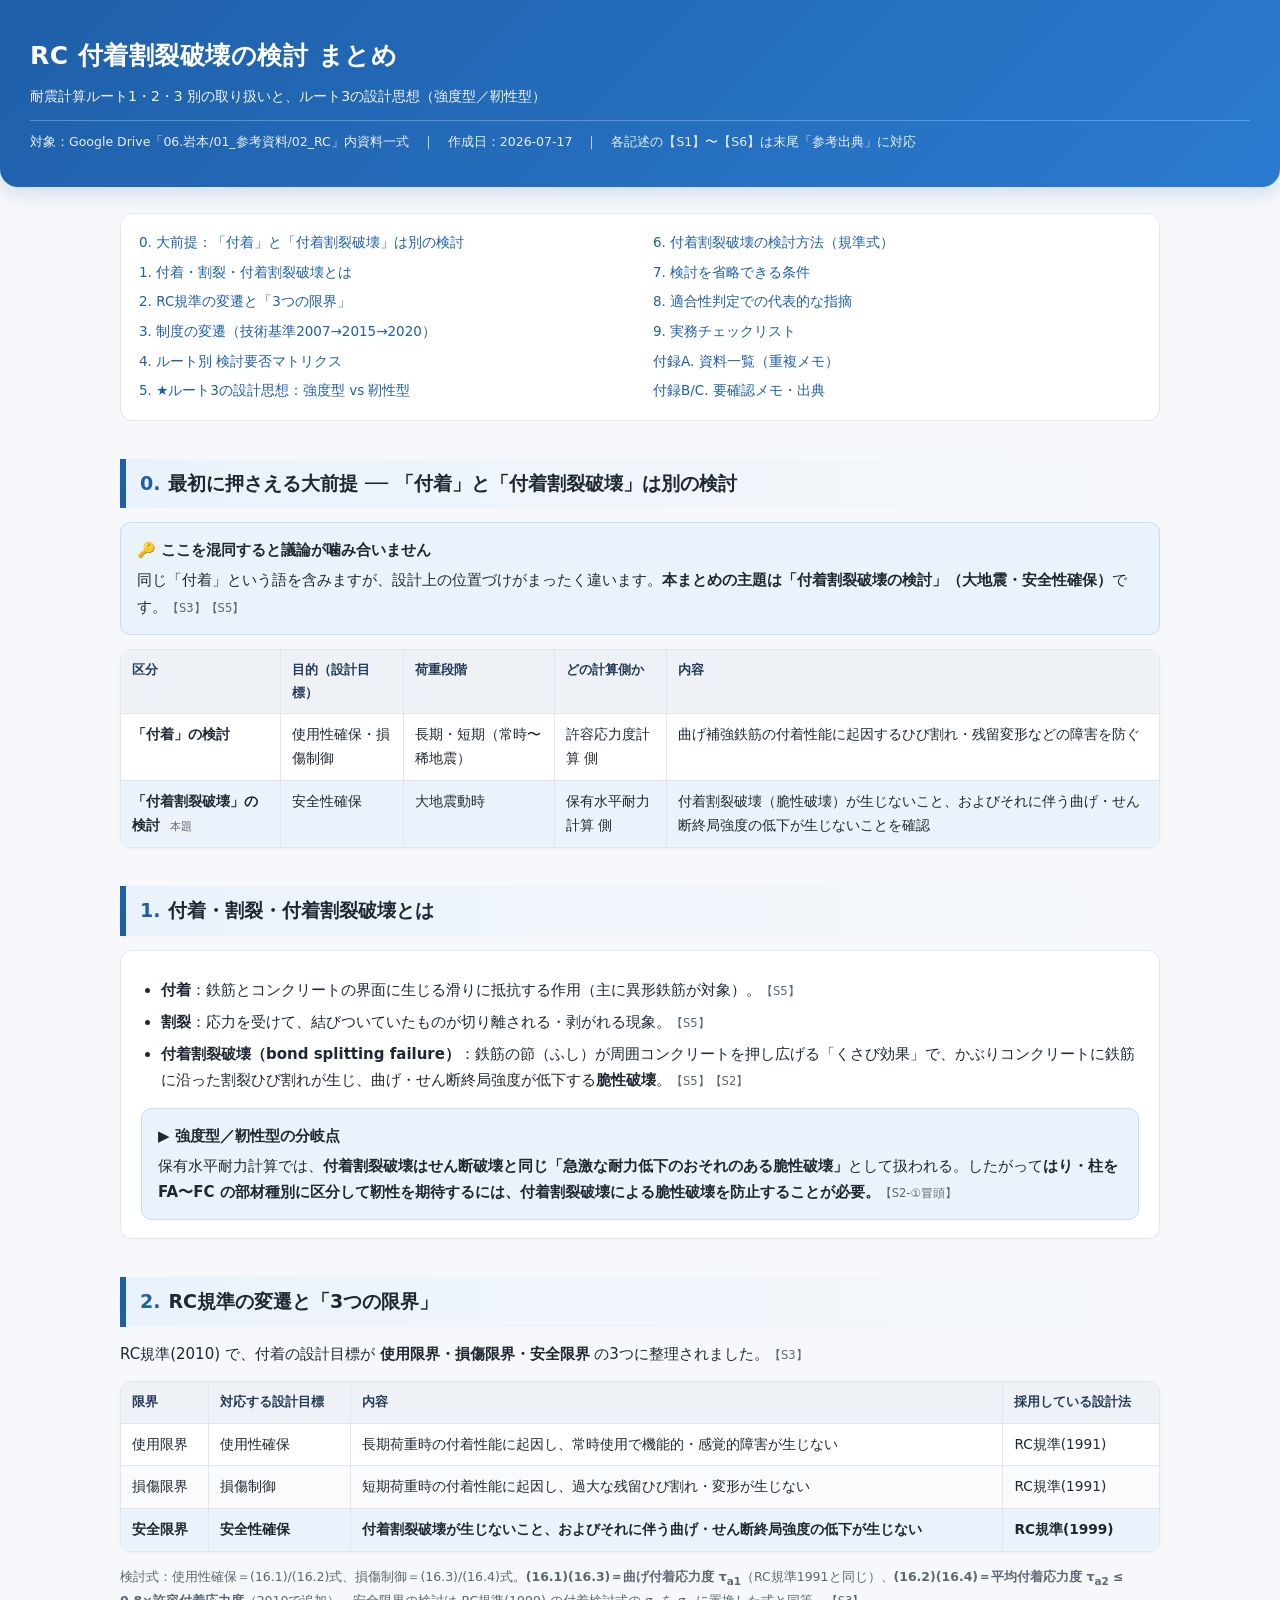
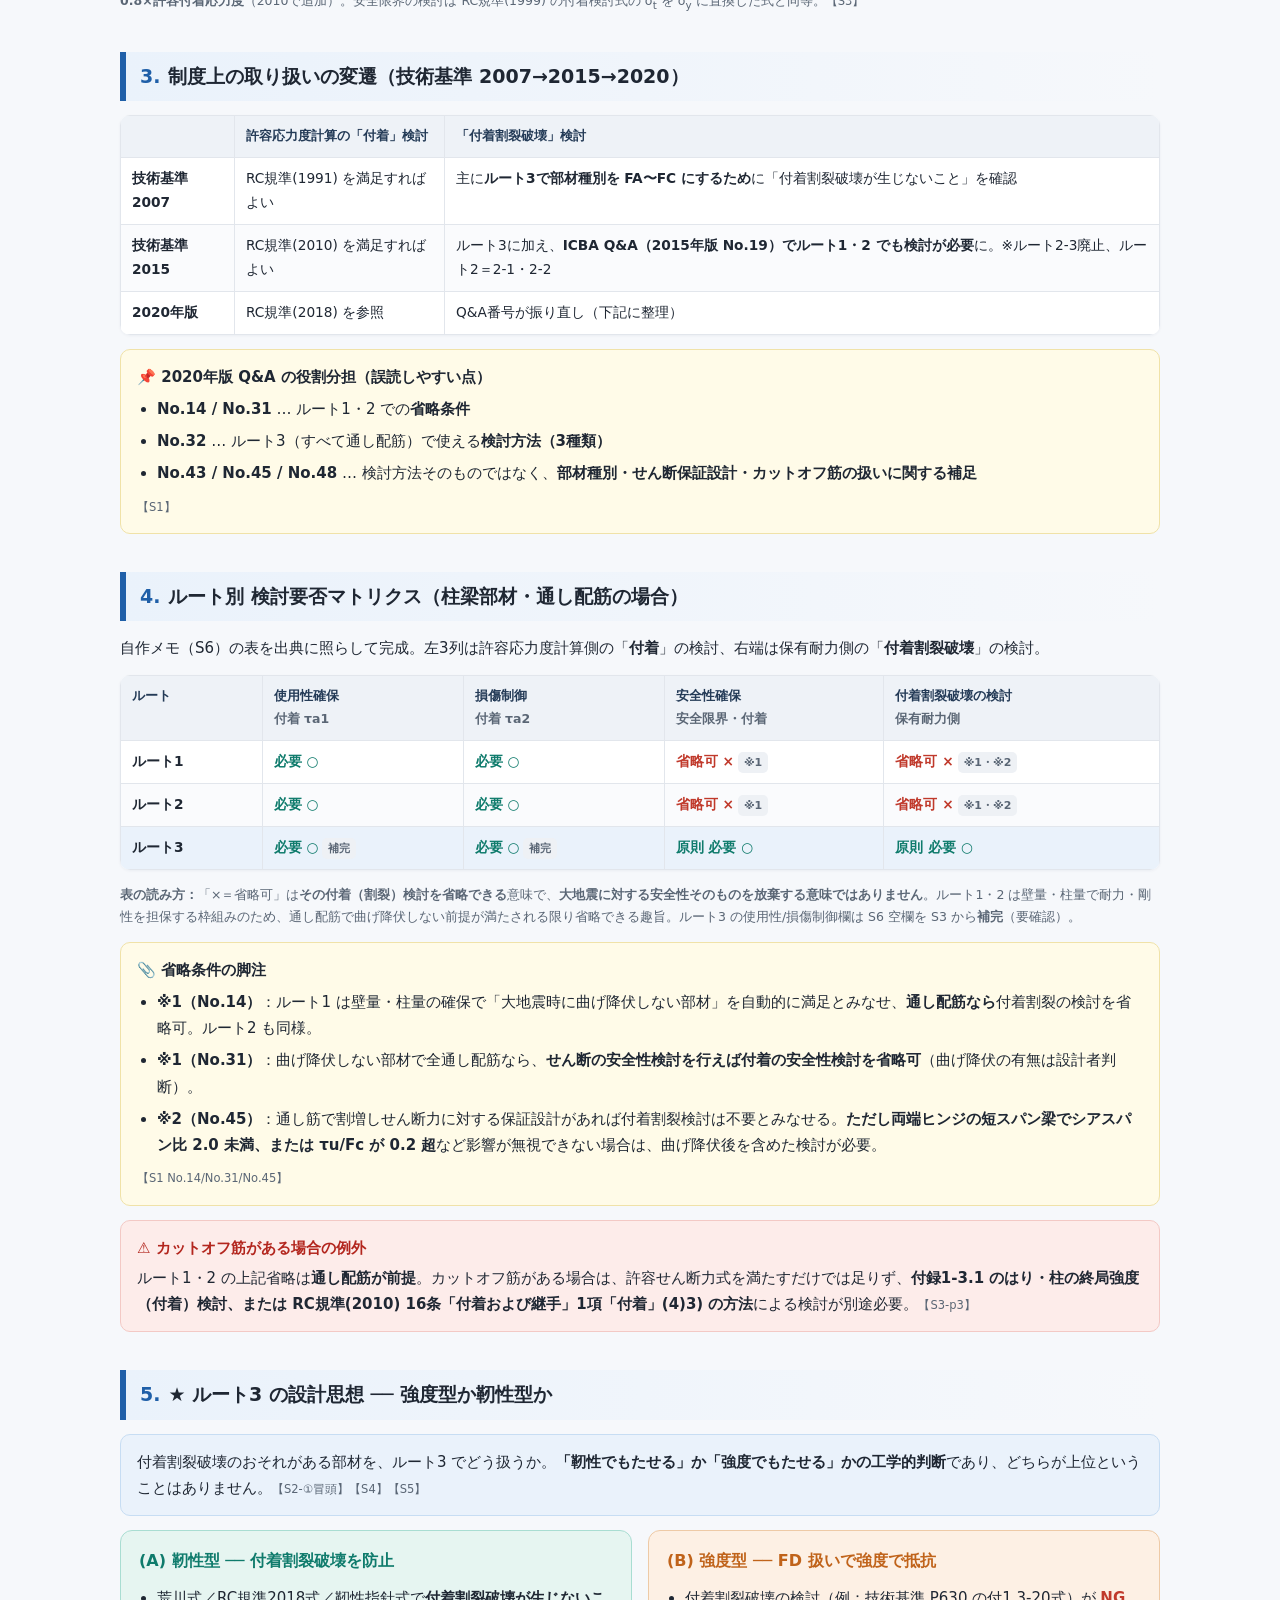
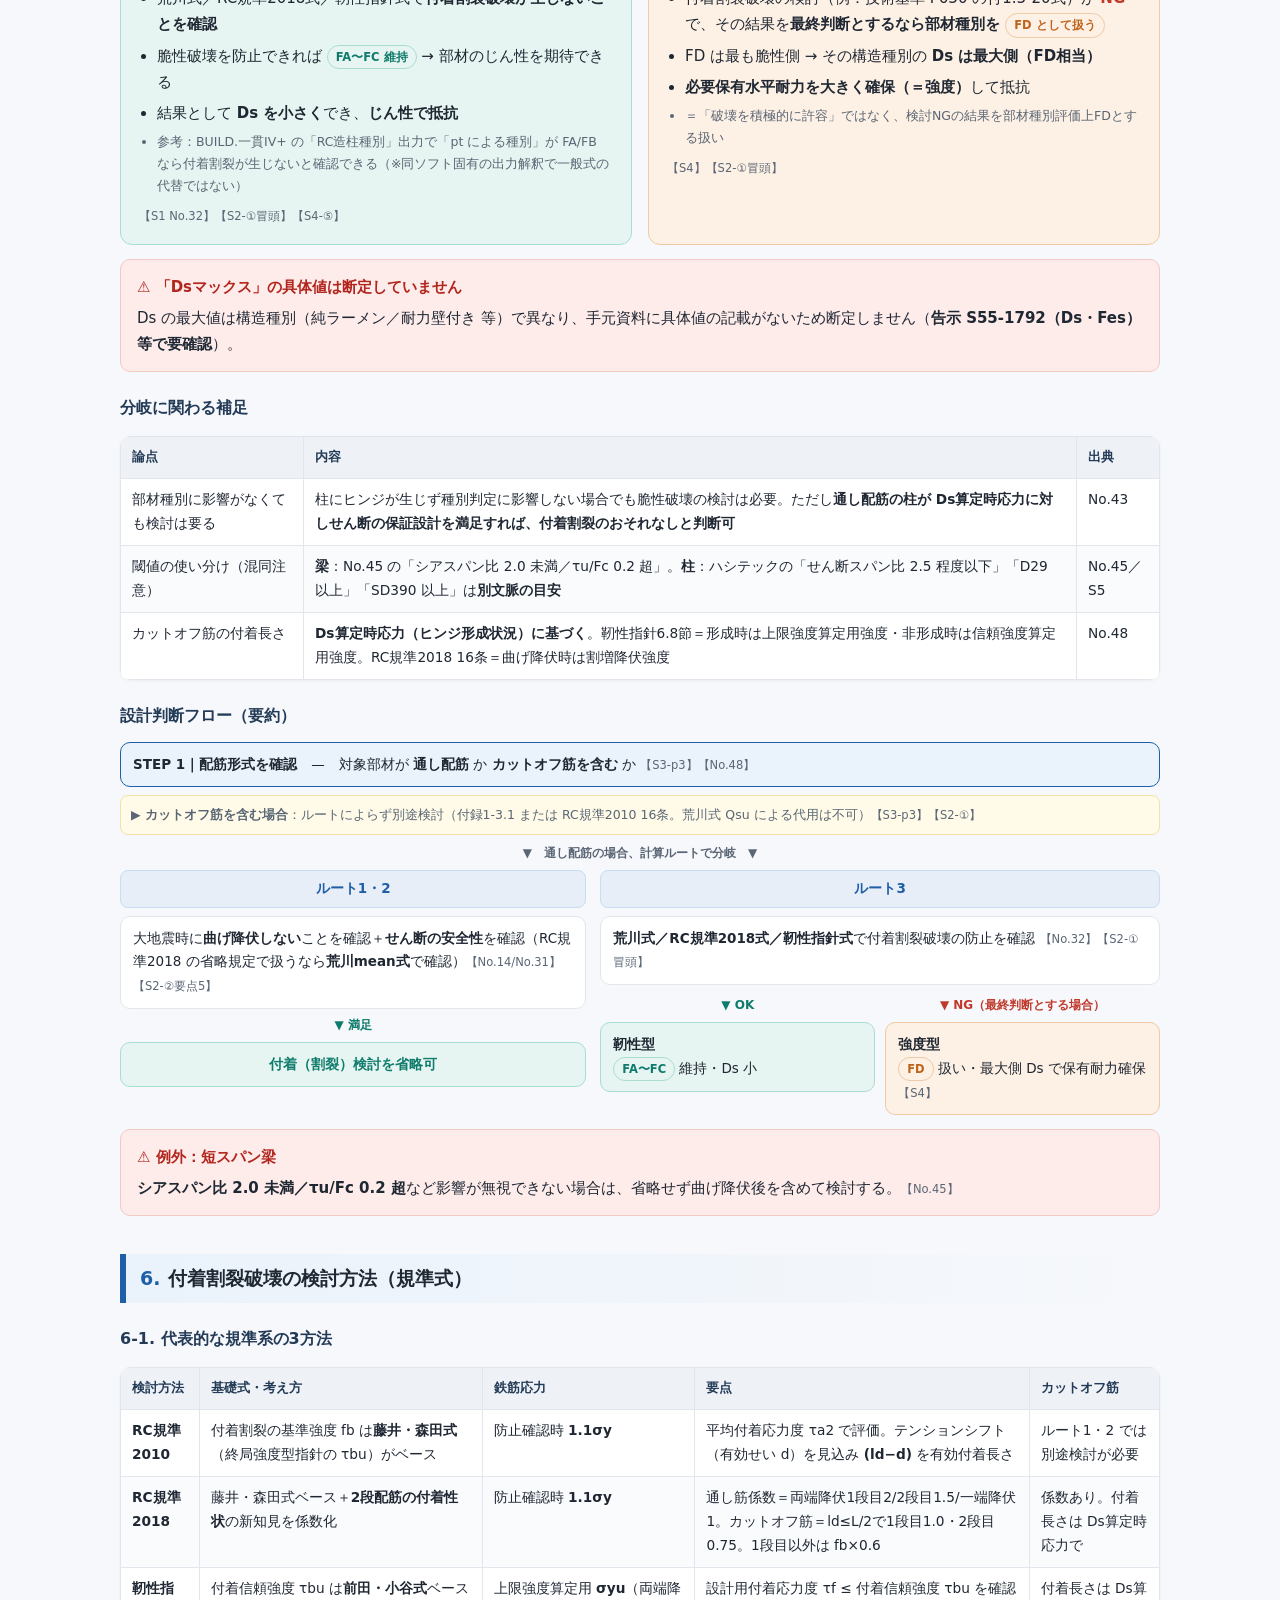
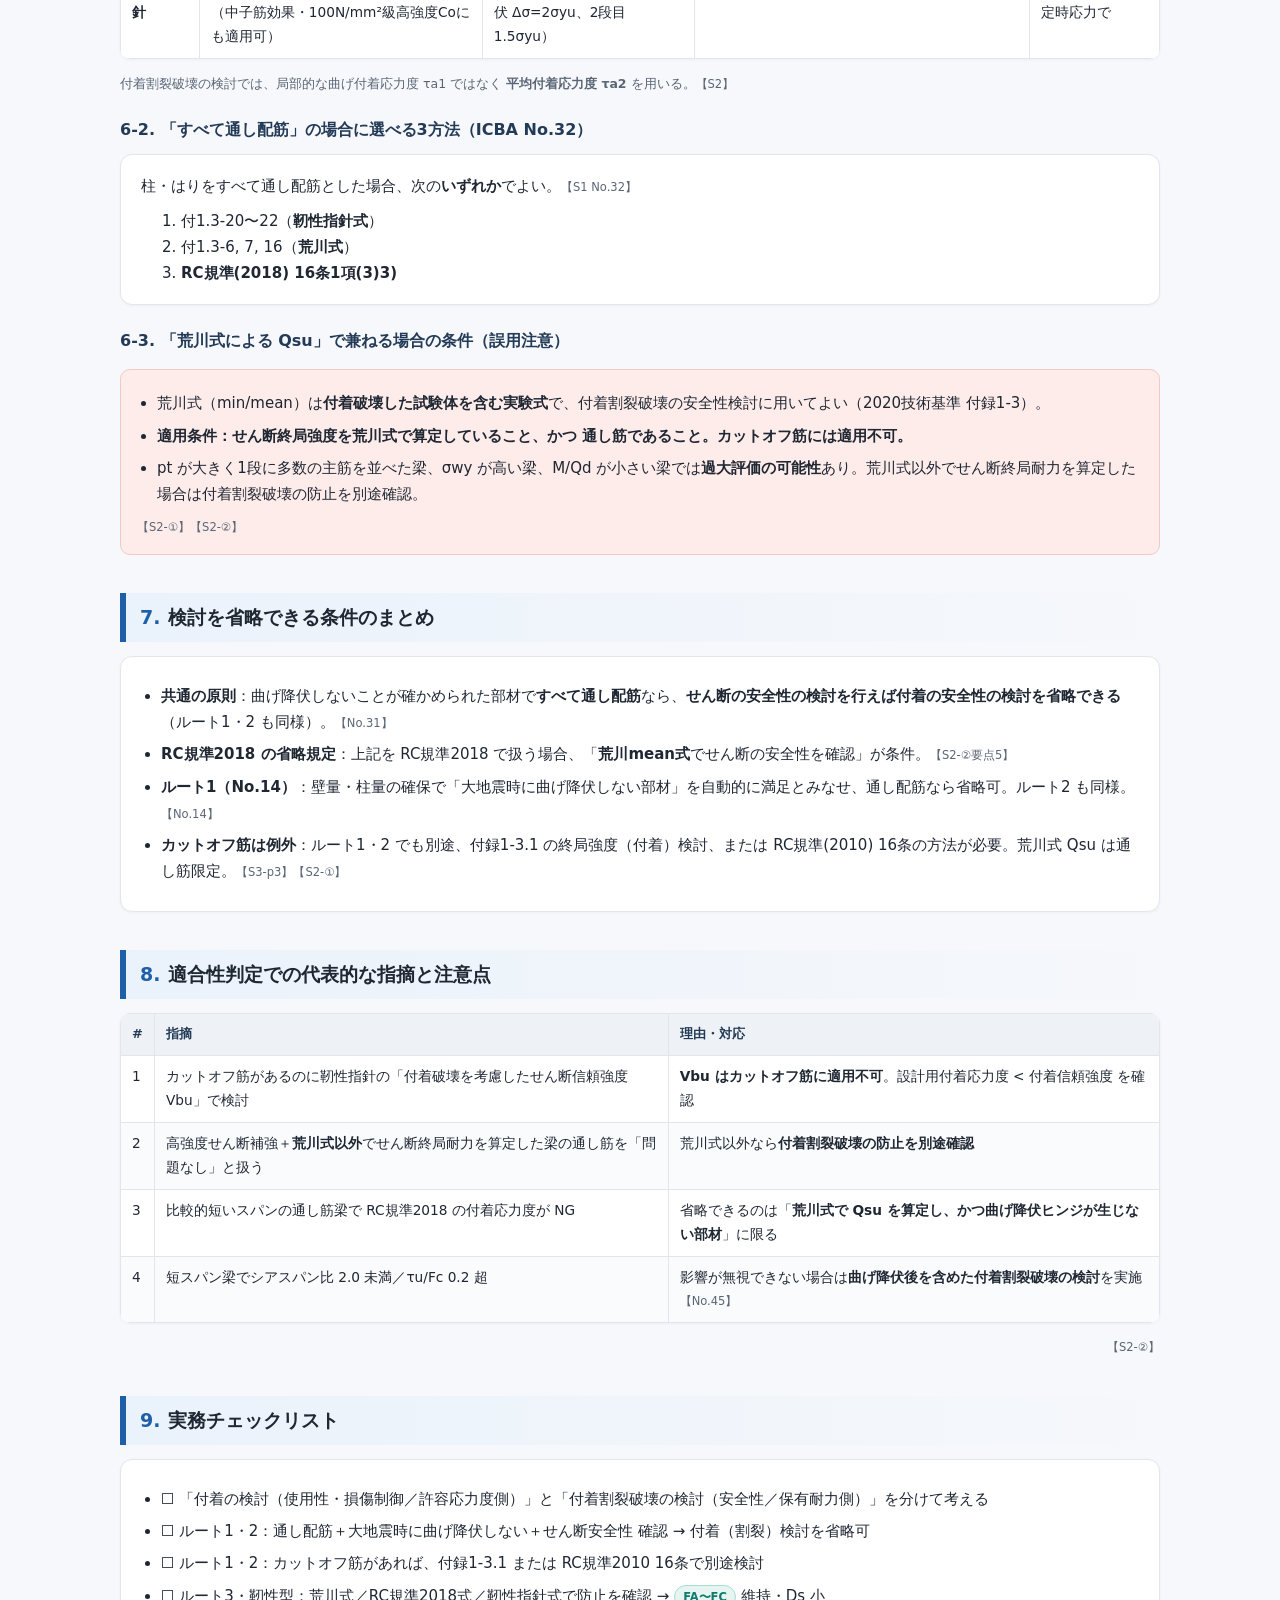
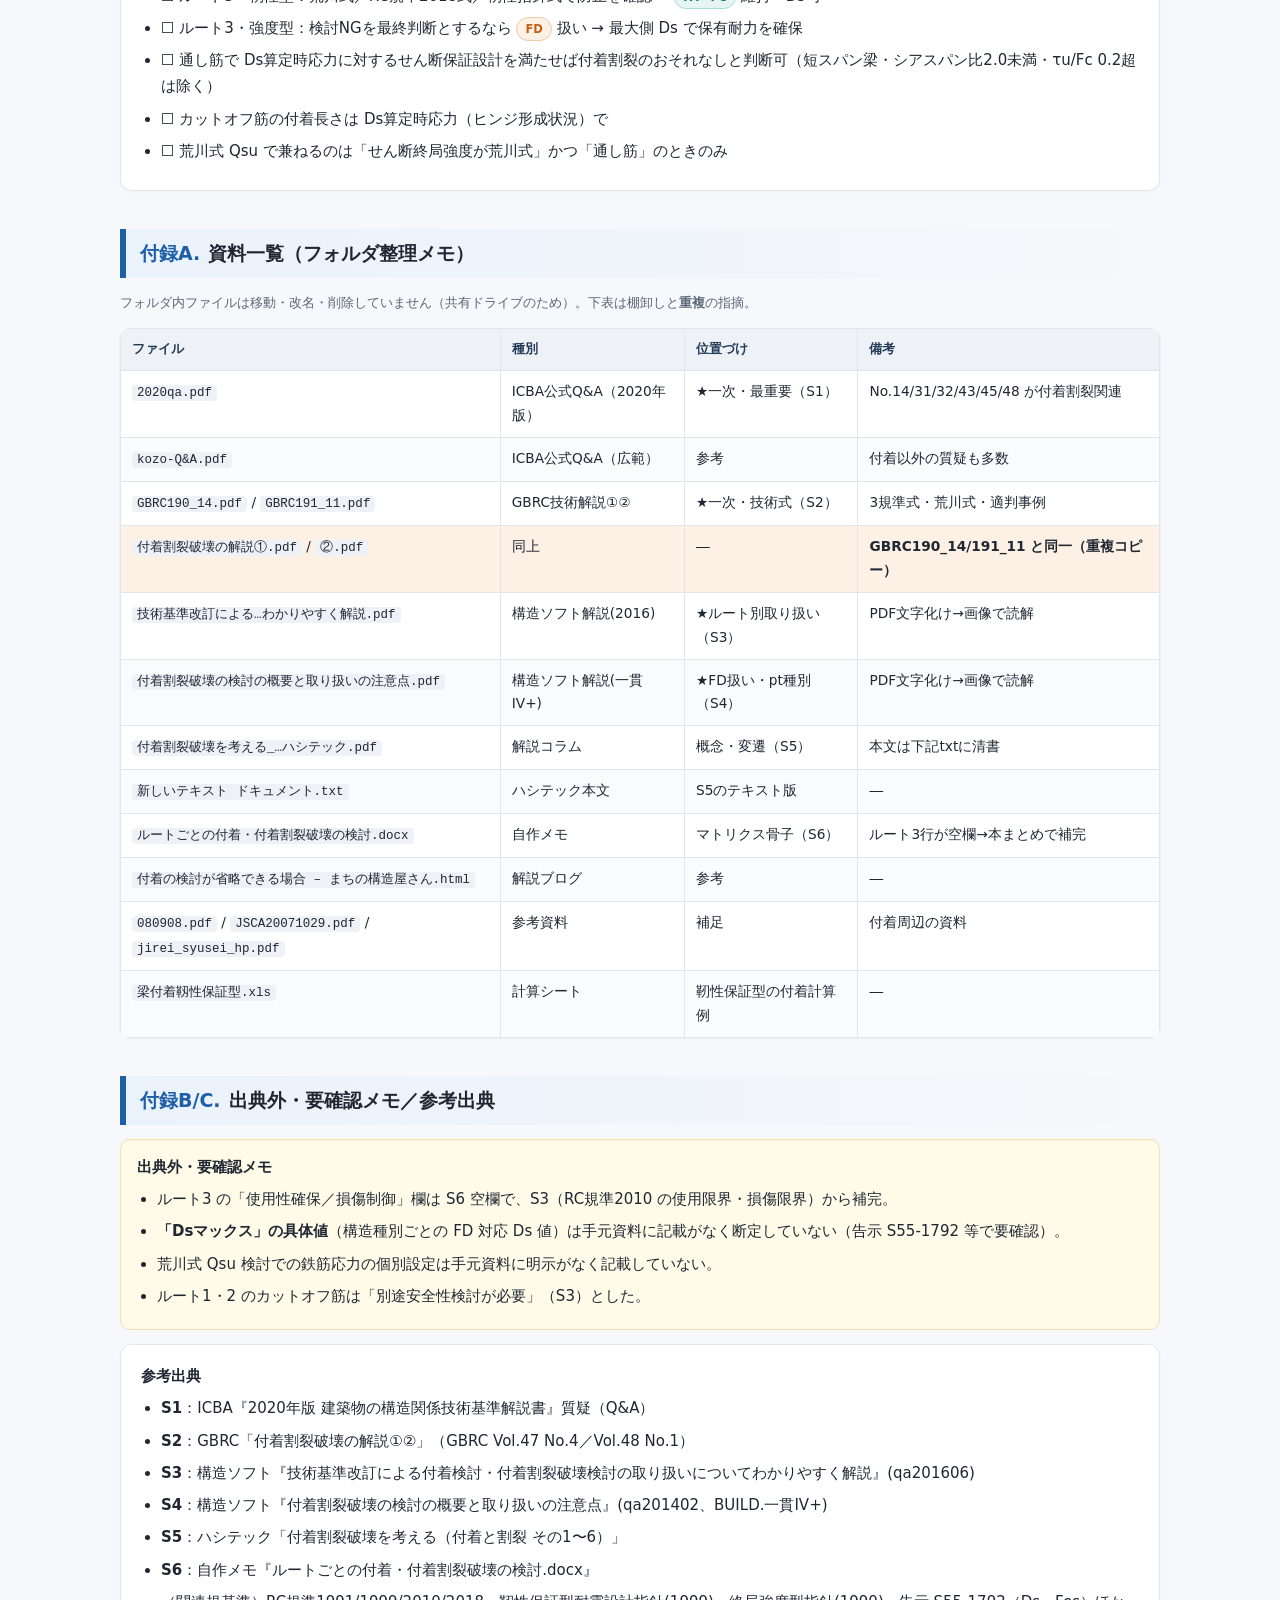
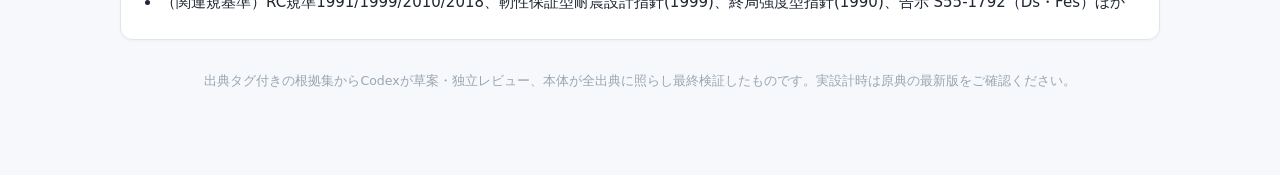
<file: rc-fuchaku-247a04ee/index.html>
<!DOCTYPE html>
<html lang="ja">
<head>
<meta charset="UTF-8">
<meta name="robots" content="noindex, nofollow">
<meta name="viewport" content="width=device-width, initial-scale=1.0">
<title>RC 付着割裂破壊の検討 まとめ（ルート1・2・3／強度型・靭性型）</title>
<style>
  :root{
    --ink:#1f2733; --sub:#5a6675; --line:#e2e6ec; --bg:#f6f8fb; --card:#fff;
    --accent:#1f5fa8; --accent-soft:#eaf2fb;
    --jin:#0f7b6c; --jin-soft:#e6f5f1;      /* 靭性型 */
    --kyo:#c0631a; --kyo-soft:#fdf0e4;      /* 強度型 */
    --warn:#b3261e; --warn-soft:#fdecea;
    --ok:#0f7b6c; --ng:#c0392b;
  }
  *{box-sizing:border-box}
  body{
    margin:0; background:var(--bg); color:var(--ink);
    font-family:"Yu Gothic","Hiragino Kaku Gothic ProN","Noto Sans JP","Meiryo",system-ui,sans-serif;
    line-height:1.75; font-size:15px; -webkit-font-smoothing:antialiased;
  }
  .wrap{max-width:1080px; margin:0 auto; padding:0 20px 80px;}
  header.hero{
    background:linear-gradient(135deg,#1f5fa8,#2a7bd0); color:#fff;
    padding:34px 30px; border-radius:0 0 18px 18px; margin-bottom:26px;
    box-shadow:0 6px 20px rgba(31,95,168,.18);
  }
  header.hero h1{margin:0 0 6px; font-size:25px; letter-spacing:.02em;}
  header.hero .lead{margin:0; opacity:.95; font-size:14px;}
  header.hero .meta{margin-top:12px; font-size:12.5px; opacity:.9; border-top:1px solid rgba(255,255,255,.3); padding-top:10px;}
  h2{
    font-size:19px; margin:38px 0 14px; padding:8px 0 8px 14px;
    border-left:6px solid var(--accent); background:linear-gradient(90deg,var(--accent-soft),transparent);
  }
  h2 .no{color:var(--accent); font-weight:800; margin-right:8px;}
  h3{font-size:16px; margin:22px 0 10px; color:#243b57;}
  p{margin:10px 0;}
  .card{background:var(--card); border:1px solid var(--line); border-radius:12px; padding:18px 20px; margin:14px 0; box-shadow:0 1px 3px rgba(20,40,80,.04);}
  table{width:100%; border-collapse:collapse; margin:14px 0; background:#fff; font-size:13.7px; border-radius:10px; overflow:hidden; box-shadow:0 1px 3px rgba(20,40,80,.05);}
  th,td{border:1px solid var(--line); padding:9px 11px; text-align:left; vertical-align:top;}
  thead th{background:#eef2f7; color:#243b57; font-weight:700; font-size:13px;}
  tbody tr:nth-child(even){background:#fafbfd;}
  .ok{color:var(--ok); font-weight:800;}
  .ng{color:var(--ng); font-weight:800;}
  .tag{display:inline-block; font-size:11px; color:var(--sub); background:#eef1f5; border-radius:5px; padding:1px 6px; margin-left:4px; white-space:nowrap;}
  .callout{border-radius:10px; padding:14px 16px; margin:14px 0; border:1px solid;}
  .callout .t{font-weight:800; margin-bottom:4px; display:flex; align-items:center; gap:7px;}
  .c-key{background:var(--accent-soft); border-color:#c7ddf3;}
  .c-warn{background:var(--warn-soft); border-color:#f3c9c5;}
  .c-warn .t{color:var(--warn);}
  .c-note{background:#fffbe8; border-color:#f0e2a8;}
  .two{display:grid; grid-template-columns:1fr 1fr; gap:16px;}
  @media(max-width:720px){.two{grid-template-columns:1fr;}}
  .panel{border-radius:12px; padding:16px 18px; border:1.5px solid;}
  .panel h3{margin-top:0;}
  .panel.jin{background:var(--jin-soft); border-color:#a9ddd2;}
  .panel.jin h3{color:var(--jin);}
  .panel.kyo{background:var(--kyo-soft); border-color:#eecaa6;}
  .panel.kyo h3{color:var(--kyo);}
  .panel ul{margin:8px 0 0; padding-left:18px;}
  .panel li{margin:5px 0;}
  .cmp th.jin{background:var(--jin-soft); color:var(--jin);}
  .cmp th.kyo{background:var(--kyo-soft); color:var(--kyo);}
  .cmp td.jin{background:#f2faf8;}
  .cmp td.kyo{background:#fdf6ee;}
  .cmp td.h{font-weight:700; background:#eef2f7; width:130px;}
  ul.clean{margin:8px 0; padding-left:20px;}
  ul.clean li{margin:6px 0;}
  ol.flow{counter-reset:s; list-style:none; padding-left:0; margin:10px 0;}
  ol.flow li{position:relative; padding:8px 8px 8px 44px; margin:8px 0; background:#fff; border:1px solid var(--line); border-radius:9px;}
  ol.flow li::before{counter-increment:s; content:counter(s); position:absolute; left:10px; top:8px; width:24px; height:24px; background:var(--accent); color:#fff; border-radius:50%; text-align:center; line-height:24px; font-weight:800; font-size:13px;}
  .fc{margin:12px 0;}
  .fc-node{background:#fff; border:1.5px solid var(--line); border-radius:10px; padding:10px 12px; font-size:13.5px;}
  .fc-start{border-color:var(--accent); background:var(--accent-soft);}
  .fc-note{font-size:12.5px; color:var(--sub); background:#fffbe8; border:1px solid #f0e2a8; border-radius:8px; padding:8px 10px; margin:8px 0;}
  .fc-arrow{text-align:center; color:var(--sub); font-size:12px; font-weight:700; margin:6px 0;}
  .fc-arrow.ok{color:var(--ok);}
  .fc-arrow.ng{color:var(--ng);}
  .fc-branch{display:grid; grid-template-columns:1fr 1.2fr; gap:14px; align-items:start; margin-top:4px;}
  .fc-branch2{display:grid; grid-template-columns:1fr 1fr; gap:10px; align-items:start; margin-top:4px;}
  .fc-head{text-align:center; font-weight:800; border-radius:8px; padding:6px; margin-bottom:8px; font-size:13.5px; background:#e8eef7; color:var(--accent); border:1px solid #c7ddf3;}
  .fc-node.fc-ok{border-color:#a9ddd2; background:var(--jin-soft); font-weight:700; color:var(--jin); text-align:center;}
  .fc-node.fc-jin{border-color:#a9ddd2; background:var(--jin-soft);}
  .fc-node.fc-kyo{border-color:#eecaa6; background:var(--kyo-soft);}
  @media(max-width:560px){.fc-branch{grid-template-columns:1fr;}}
  .src{color:var(--sub); font-size:11.5px;}
  .foot{font-size:12.5px; color:var(--sub);}
  .legend{font-size:12.5px; color:var(--sub); margin:6px 0 0;}
  code{background:#eef1f5; padding:1px 5px; border-radius:4px; font-size:12.5px;}
  .pill{display:inline-block; padding:1px 8px; border-radius:999px; font-size:11.5px; font-weight:700;}
  .pill.fd{background:var(--kyo-soft); color:var(--kyo); border:1px solid #eecaa6;}
  .pill.fa{background:var(--jin-soft); color:var(--jin); border:1px solid #a9ddd2;}
  .toc{background:#fff; border:1px solid var(--line); border-radius:12px; padding:14px 18px; margin-bottom:8px; columns:2; column-gap:26px;}
  @media(max-width:720px){.toc{columns:1;}}
  .toc a{color:var(--accent); text-decoration:none; font-size:13.5px; display:block; padding:3px 0;}
  .toc a:hover{text-decoration:underline;}
</style>
</head>
<body>
<header class="hero">
  <h1>RC 付着割裂破壊の検討 まとめ</h1>
  <p class="lead">耐震計算ルート1・2・3 別の取り扱いと、ルート3の設計思想（強度型／靭性型）</p>
  <div class="meta">対象：Google Drive「06.岩本/01_参考資料/02_RC」内資料一式　｜　作成日：2026-07-17　｜　各記述の【S1】〜【S6】は末尾「参考出典」に対応</div>
</header>

<div class="wrap">

<nav class="toc">
  <a href="#s0">0. 大前提：「付着」と「付着割裂破壊」は別の検討</a>
  <a href="#s1">1. 付着・割裂・付着割裂破壊とは</a>
  <a href="#s2">2. RC規準の変遷と「3つの限界」</a>
  <a href="#s3">3. 制度の変遷（技術基準2007→2015→2020）</a>
  <a href="#s4">4. ルート別 検討要否マトリクス</a>
  <a href="#s5">5. ★ルート3の設計思想：強度型 vs 靭性型</a>
  <a href="#s6">6. 付着割裂破壊の検討方法（規準式）</a>
  <a href="#s7">7. 検討を省略できる条件</a>
  <a href="#s8">8. 適合性判定での代表的な指摘</a>
  <a href="#s9">9. 実務チェックリスト</a>
  <a href="#sA">付録A. 資料一覧（重複メモ）</a>
  <a href="#sB">付録B/C. 要確認メモ・出典</a>
</nav>

<!-- 0 -->
<h2 id="s0"><span class="no">0.</span>最初に押さえる大前提 ── 「付着」と「付着割裂破壊」は別の検討</h2>
<div class="callout c-key">
  <div class="t">🔑 ここを混同すると議論が噛み合いません</div>
  同じ「付着」という語を含みますが、設計上の位置づけがまったく違います。<b>本まとめの主題は「付着割裂破壊の検討」（大地震・安全性確保）</b>です。<span class="src">【S3】【S5】</span>
</div>
<table>
  <thead><tr><th>区分</th><th>目的（設計目標）</th><th>荷重段階</th><th>どの計算側か</th><th>内容</th></tr></thead>
  <tbody>
    <tr><td><b>「付着」の検討</b></td><td>使用性確保・損傷制御</td><td>長期・短期（常時〜稀地震）</td><td>許容応力度計算 側</td><td>曲げ補強鉄筋の付着性能に起因するひび割れ・残留変形などの障害を防ぐ</td></tr>
    <tr style="background:#eaf2fb;"><td><b>「付着割裂破壊」の検討</b><span class="tag">本題</span></td><td>安全性確保</td><td>大地震動時</td><td>保有水平耐力計算 側</td><td>付着割裂破壊（脆性破壊）が生じないこと、およびそれに伴う曲げ・せん断終局強度の低下が生じないことを確認</td></tr>
  </tbody>
</table>

<!-- 1 -->
<h2 id="s1"><span class="no">1.</span>付着・割裂・付着割裂破壊とは</h2>
<div class="card">
  <ul class="clean">
    <li><b>付着</b>：鉄筋とコンクリートの界面に生じる滑りに抵抗する作用（主に異形鉄筋が対象）。<span class="src">【S5】</span></li>
    <li><b>割裂</b>：応力を受けて、結びついていたものが切り離される・剥がれる現象。<span class="src">【S5】</span></li>
    <li><b>付着割裂破壊（bond splitting failure）</b>：鉄筋の節（ふし）が周囲コンクリートを押し広げる「くさび効果」で、かぶりコンクリートに鉄筋に沿った割裂ひび割れが生じ、曲げ・せん断終局強度が低下する<b>脆性破壊</b>。<span class="src">【S5】【S2】</span></li>
  </ul>
  <div class="callout c-key" style="margin-bottom:0;">
    <div class="t">▶ 強度型／靭性型の分岐点</div>
    保有水平耐力計算では、<b>付着割裂破壊はせん断破壊と同じ「急激な耐力低下のおそれのある脆性破壊」</b>として扱われる。したがって<b>はり・柱を FA〜FC の部材種別に区分して靭性を期待するには、付着割裂破壊による脆性破壊を防止することが必要。</b><span class="src">【S2-①冒頭】</span>
  </div>
</div>

<!-- 2 -->
<h2 id="s2"><span class="no">2.</span>RC規準の変遷と「3つの限界」</h2>
<p>RC規準(2010) で、付着の設計目標が <b>使用限界・損傷限界・安全限界</b> の3つに整理されました。<span class="src">【S3】</span></p>
<table>
  <thead><tr><th>限界</th><th>対応する設計目標</th><th>内容</th><th>採用している設計法</th></tr></thead>
  <tbody>
    <tr><td>使用限界</td><td>使用性確保</td><td>長期荷重時の付着性能に起因し、常時使用で機能的・感覚的障害が生じない</td><td>RC規準(1991)</td></tr>
    <tr><td>損傷限界</td><td>損傷制御</td><td>短期荷重時の付着性能に起因し、過大な残留ひび割れ・変形が生じない</td><td>RC規準(1991)</td></tr>
    <tr style="background:#eaf2fb;"><td><b>安全限界</b></td><td><b>安全性確保</b></td><td><b>付着割裂破壊が生じないこと、およびそれに伴う曲げ・せん断終局強度の低下が生じない</b></td><td><b>RC規準(1999)</b></td></tr>
  </tbody>
</table>
<p class="foot">検討式：使用性確保＝(16.1)/(16.2)式、損傷制御＝(16.3)/(16.4)式。<b>(16.1)(16.3)＝曲げ付着応力度 τ<sub>a1</sub></b>（RC規準1991と同じ）、<b>(16.2)(16.4)＝平均付着応力度 τ<sub>a2</sub> ≤ 0.8×許容付着応力度</b>（2010で追加）。安全限界の検討は RC規準(1999) の付着検討式の σ<sub>t</sub> を σ<sub>y</sub> に置換した式と同等。<span class="src">【S3】</span></p>

<!-- 3 -->
<h2 id="s3"><span class="no">3.</span>制度上の取り扱いの変遷（技術基準 2007→2015→2020）</h2>
<table>
  <thead><tr><th></th><th>許容応力度計算の「付着」検討</th><th>「付着割裂破壊」検討</th></tr></thead>
  <tbody>
    <tr><td><b>技術基準 2007</b></td><td>RC規準(1991) を満足すればよい</td><td>主に<b>ルート3で部材種別を FA〜FC にするため</b>に「付着割裂破壊が生じないこと」を確認</td></tr>
    <tr><td><b>技術基準 2015</b></td><td>RC規準(2010) を満足すればよい</td><td>ルート3に加え、<b>ICBA Q&amp;A（2015年版 No.19）でルート1・2 でも検討が必要</b>に。※ルート2-3廃止、ルート2＝2-1・2-2</td></tr>
    <tr><td><b>2020年版</b></td><td>RC規準(2018) を参照</td><td>Q&amp;A番号が振り直し（下記に整理）</td></tr>
  </tbody>
</table>
<div class="callout c-note">
  <div class="t">📌 2020年版 Q&amp;A の役割分担（誤読しやすい点）</div>
  <ul class="clean" style="margin:2px 0;">
    <li><b>No.14 / No.31</b> … ルート1・2 での<b>省略条件</b></li>
    <li><b>No.32</b> … ルート3（すべて通し配筋）で使える<b>検討方法（3種類）</b></li>
    <li><b>No.43 / No.45 / No.48</b> … 検討方法そのものではなく、<b>部材種別・せん断保証設計・カットオフ筋の扱いに関する補足</b></li>
  </ul>
  <span class="src">【S1】</span>
</div>

<!-- 4 -->
<h2 id="s4"><span class="no">4.</span>ルート別 検討要否マトリクス（柱梁部材・通し配筋の場合）</h2>
<p>自作メモ（S6）の表を出典に照らして完成。左3列は許容応力度計算側の「<b>付着</b>」の検討、右端は保有耐力側の「<b>付着割裂破壊</b>」の検討。</p>
<table>
  <thead><tr><th>ルート</th><th>使用性確保<br><span class="foot">付着 τa1</span></th><th>損傷制御<br><span class="foot">付着 τa2</span></th><th>安全性確保<br><span class="foot">安全限界・付着</span></th><th>付着割裂破壊の検討<br><span class="foot">保有耐力側</span></th></tr></thead>
  <tbody>
    <tr><td><b>ルート1</b></td><td class="ok">必要 ○</td><td class="ok">必要 ○</td><td class="ng">省略可 ×<span class="tag">※1</span></td><td class="ng">省略可 ×<span class="tag">※1・※2</span></td></tr>
    <tr><td><b>ルート2</b></td><td class="ok">必要 ○</td><td class="ok">必要 ○</td><td class="ng">省略可 ×<span class="tag">※1</span></td><td class="ng">省略可 ×<span class="tag">※1・※2</span></td></tr>
    <tr style="background:#eaf2fb;"><td><b>ルート3</b></td><td class="ok">必要 ○<span class="tag">補完</span></td><td class="ok">必要 ○<span class="tag">補完</span></td><td class="ok">原則 必要 ○</td><td class="ok">原則 必要 ○</td></tr>
  </tbody>
</table>
<p class="legend"><b>表の読み方：</b>「×＝省略可」は<b>その付着（割裂）検討を省略できる</b>意味で、<b>大地震に対する安全性そのものを放棄する意味ではありません</b>。ルート1・2 は壁量・柱量で耐力・剛性を担保する枠組みのため、通し配筋で曲げ降伏しない前提が満たされる限り省略できる趣旨。ルート3 の使用性/損傷制御欄は S6 空欄を S3 から<b>補完</b>（要確認）。</p>
<div class="callout c-note">
  <div class="t">📎 省略条件の脚注</div>
  <ul class="clean" style="margin:2px 0;">
    <li><b>※1（No.14）</b>：ルート1 は壁量・柱量の確保で「大地震時に曲げ降伏しない部材」を自動的に満足とみなせ、<b>通し配筋なら</b>付着割裂の検討を省略可。ルート2 も同様。</li>
    <li><b>※1（No.31）</b>：曲げ降伏しない部材で全通し配筋なら、<b>せん断の安全性検討を行えば付着の安全性検討を省略可</b>（曲げ降伏の有無は設計者判断）。</li>
    <li><b>※2（No.45）</b>：通し筋で割増しせん断力に対する保証設計があれば付着割裂検討は不要とみなせる。<b>ただし両端ヒンジの短スパン梁でシアスパン比 2.0 未満、または τu/Fc が 0.2 超</b>など影響が無視できない場合は、曲げ降伏後を含めた検討が必要。</li>
  </ul>
  <span class="src">【S1 No.14/No.31/No.45】</span>
</div>
<div class="callout c-warn">
  <div class="t">⚠ カットオフ筋がある場合の例外</div>
  ルート1・2 の上記省略は<b>通し配筋が前提</b>。カットオフ筋がある場合は、許容せん断力式を満たすだけでは足りず、<b>付録1-3.1 のはり・柱の終局強度（付着）検討、または RC規準(2010) 16条「付着および継手」1項「付着」(4)3) の方法</b>による検討が別途必要。<span class="src">【S3-p3】</span>
</div>

<!-- 5 -->
<h2 id="s5"><span class="no">5.</span>★ ルート3 の設計思想 ── 強度型か靭性型か</h2>
<div class="callout c-key">
  付着割裂破壊のおそれがある部材を、ルート3 でどう扱うか。<b>「靭性でもたせる」か「強度でもたせる」かの工学的判断</b>であり、どちらが上位ということはありません。<span class="src">【S2-①冒頭】【S4】【S5】</span>
</div>
<div class="two">
  <div class="panel jin">
    <h3>(A) 靭性型 ── 付着割裂破壊を防止</h3>
    <ul>
      <li>荒川式／RC規準2018式／靭性指針式で<b>付着割裂破壊が生じないことを確認</b></li>
      <li>脆性破壊を防止できれば <span class="pill fa">FA〜FC 維持</span> → 部材のじん性を期待できる</li>
      <li>結果として <b>Ds を小さく</b>でき、<b>じん性で抵抗</b></li>
      <li class="foot">参考：BUILD.一貫IV+ の「RC造柱種別」出力で「pt による種別」が FA/FB なら付着割裂が生じないと確認できる（※同ソフト固有の出力解釈で一般式の代替ではない）</li>
    </ul>
    <span class="src">【S1 No.32】【S2-①冒頭】【S4-⑤】</span>
  </div>
  <div class="panel kyo">
    <h3>(B) 強度型 ── FD 扱いで強度で抵抗</h3>
    <ul>
      <li>付着割裂破壊の検討（例：技術基準 P630 の付1.3-20式）が <b class="ng">NG</b> で、その結果を<b>最終判断とするなら部材種別を <span class="pill fd">FD として扱う</span></b></li>
      <li>FD は最も脆性側 → その構造種別の <b>Ds は最大側（FD相当）</b></li>
      <li><b>必要保有水平耐力を大きく確保（＝強度）</b>して抵抗</li>
      <li class="foot">＝「破壊を積極的に許容」ではなく、検討NGの結果を部材種別評価上FDとする扱い</li>
    </ul>
    <span class="src">【S4】【S2-①冒頭】</span>
  </div>
</div>
<div class="callout c-warn">
  <div class="t">⚠ 「Dsマックス」の具体値は断定していません</div>
  Ds の最大値は構造種別（純ラーメン／耐力壁付き 等）で異なり、手元資料に具体値の記載がないため断定しません（<b>告示 S55-1792（Ds・Fes）等で要確認</b>）。
</div>

<h3>分岐に関わる補足</h3>
<table>
  <thead><tr><th>論点</th><th>内容</th><th>出典</th></tr></thead>
  <tbody>
    <tr><td>部材種別に影響がなくても検討は要る</td><td>柱にヒンジが生じず種別判定に影響しない場合でも脆性破壊の検討は必要。ただし<b>通し配筋の柱が Ds算定時応力に対しせん断の保証設計を満足すれば、付着割裂のおそれなしと判断可</b></td><td>No.43</td></tr>
    <tr><td>閾値の使い分け（混同注意）</td><td><b>梁</b>：No.45 の「シアスパン比 2.0 未満／τu/Fc 0.2 超」。<b>柱</b>：ハシテックの「せん断スパン比 2.5 程度以下」「D29 以上」「SD390 以上」は<b>別文脈の目安</b></td><td>No.45／S5</td></tr>
    <tr><td>カットオフ筋の付着長さ</td><td><b>Ds算定時応力（ヒンジ形成状況）に基づく</b>。靭性指針6.8節＝形成時は上限強度算定用強度・非形成時は信頼強度算定用強度。RC規準2018 16条＝曲げ降伏時は割増降伏強度</td><td>No.48</td></tr>
  </tbody>
</table>

<h3>設計判断フロー（要約）</h3>
<div class="fc">
  <div class="fc-node fc-start"><b>STEP 1｜配筋形式を確認</b>　—　対象部材が <b>通し配筋</b> か <b>カットオフ筋を含む</b> か <span class="src">【S3-p3】【No.48】</span></div>
  <div class="fc-note">▶ <b>カットオフ筋を含む場合</b>：ルートによらず別途検討（付録1-3.1 または RC規準2010 16条。荒川式 Qsu による代用は不可）<span class="src">【S3-p3】【S2-①】</span></div>
  <div class="fc-arrow">▼　通し配筋の場合、計算ルートで分岐　▼</div>
  <div class="fc-branch">
    <div>
      <div class="fc-head">ルート1・2</div>
      <div class="fc-node">大地震時に<b>曲げ降伏しない</b>ことを確認＋<b>せん断の安全性</b>を確認（RC規準2018 の省略規定で扱うなら<b>荒川mean式</b>で確認）<span class="src">【No.14/No.31】【S2-②要点5】</span></div>
      <div class="fc-arrow ok">▼ 満足</div>
      <div class="fc-node fc-ok">付着（割裂）検討を省略可</div>
    </div>
    <div>
      <div class="fc-head">ルート3</div>
      <div class="fc-node"><b>荒川式／RC規準2018式／靭性指針式</b>で付着割裂破壊の防止を確認 <span class="src">【No.32】【S2-①冒頭】</span></div>
      <div class="fc-branch2">
        <div>
          <div class="fc-arrow ok">▼ OK</div>
          <div class="fc-node fc-jin"><b>靭性型</b><br><span class="pill fa">FA〜FC</span> 維持・Ds 小</div>
        </div>
        <div>
          <div class="fc-arrow ng">▼ NG（最終判断とする場合）</div>
          <div class="fc-node fc-kyo"><b>強度型</b><br><span class="pill fd">FD</span> 扱い・最大側 Ds で保有耐力確保 <span class="src">【S4】</span></div>
        </div>
      </div>
    </div>
  </div>
  <div class="callout c-warn" style="margin-top:14px;"><div class="t">⚠ 例外：短スパン梁</div><b>シアスパン比 2.0 未満／τu/Fc 0.2 超</b>など影響が無視できない場合は、省略せず曲げ降伏後を含めて検討する。<span class="src">【No.45】</span></div>
</div>

<!-- 6 -->
<h2 id="s6"><span class="no">6.</span>付着割裂破壊の検討方法（規準式）</h2>
<h3>6-1. 代表的な規準系の3方法</h3>
<table>
  <thead><tr><th>検討方法</th><th>基礎式・考え方</th><th>鉄筋応力</th><th>要点</th><th>カットオフ筋</th></tr></thead>
  <tbody>
    <tr><td><b>RC規準2010</b></td><td>付着割裂の基準強度 fb は<b>藤井・森田式</b>（終局強度型指針の τbu）がベース</td><td>防止確認時 <b>1.1σy</b></td><td>平均付着応力度 τa2 で評価。テンションシフト（有効せい d）を見込み <b>(ld−d)</b> を有効付着長さ</td><td>ルート1・2 では別途検討が必要</td></tr>
    <tr><td><b>RC規準2018</b></td><td>藤井・森田式ベース＋<b>2段配筋の付着性状</b>の新知見を係数化</td><td>防止確認時 <b>1.1σy</b></td><td>通し筋係数＝両端降伏1段目2/2段目1.5/一端降伏1。カットオフ筋＝ld≤L/2で1段目1.0・2段目0.75。1段目以外は fb×0.6</td><td>係数あり。付着長さは Ds算定時応力で</td></tr>
    <tr><td><b>靭性指針</b></td><td>付着信頼強度 τbu は<b>前田・小谷式</b>ベース（中子筋効果・100N/mm²級高強度Coにも適用可）</td><td>上限強度算定用 <b>σyu</b>（両端降伏 Δσ=2σyu、2段目 1.5σyu）</td><td>設計用付着応力度 τf ≤ 付着信頼強度 τbu を確認</td><td>付着長さは Ds算定時応力で</td></tr>
  </tbody>
</table>
<p class="foot">付着割裂破壊の検討では、局部的な曲げ付着応力度 τa1 ではなく <b>平均付着応力度 τa2</b> を用いる。<span class="src">【S2】</span></p>

<h3>6-2. 「すべて通し配筋」の場合に選べる3方法（ICBA No.32）</h3>
<div class="card" style="margin-top:6px;">
  柱・はりをすべて通し配筋とした場合、次の<b>いずれか</b>でよい。<span class="src">【S1 No.32】</span>
  <ol style="margin:8px 0 0;">
    <li>付1.3-20〜22（<b>靭性指針式</b>）</li>
    <li>付1.3-6, 7, 16（<b>荒川式</b>）</li>
    <li><b>RC規準(2018) 16条1項(3)3)</b></li>
  </ol>
</div>

<h3>6-3. 「荒川式による Qsu」で兼ねる場合の条件（誤用注意）</h3>
<div class="callout c-warn">
  <ul class="clean" style="margin:2px 0;">
    <li>荒川式（min/mean）は<b>付着破壊した試験体を含む実験式</b>で、付着割裂破壊の安全性検討に用いてよい（2020技術基準 付録1-3）。</li>
    <li><b>適用条件：せん断終局強度を荒川式で算定していること、かつ 通し筋であること。カットオフ筋には適用不可。</b></li>
    <li>pt が大きく1段に多数の主筋を並べた梁、σwy が高い梁、M/Qd が小さい梁では<b>過大評価の可能性</b>あり。荒川式以外でせん断終局耐力を算定した場合は付着割裂破壊の防止を別途確認。</li>
  </ul>
  <span class="src">【S2-①】【S2-②】</span>
</div>

<!-- 7 -->
<h2 id="s7"><span class="no">7.</span>検討を省略できる条件のまとめ</h2>
<div class="card">
  <ul class="clean">
    <li><b>共通の原則</b>：曲げ降伏しないことが確かめられた部材で<b>すべて通し配筋</b>なら、<b>せん断の安全性の検討を行えば付着の安全性の検討を省略できる</b>（ルート1・2 も同様）。<span class="src">【No.31】</span></li>
    <li><b>RC規準2018 の省略規定</b>：上記を RC規準2018 で扱う場合、「<b>荒川mean式</b>でせん断の安全性を確認」が条件。<span class="src">【S2-②要点5】</span></li>
    <li><b>ルート1（No.14）</b>：壁量・柱量の確保で「大地震時に曲げ降伏しない部材」を自動的に満足とみなせ、通し配筋なら省略可。ルート2 も同様。<span class="src">【No.14】</span></li>
    <li><b>カットオフ筋は例外</b>：ルート1・2 でも別途、付録1-3.1 の終局強度（付着）検討、または RC規準(2010) 16条の方法が必要。荒川式 Qsu は通し筋限定。<span class="src">【S3-p3】【S2-①】</span></li>
  </ul>
</div>

<!-- 8 -->
<h2 id="s8"><span class="no">8.</span>適合性判定での代表的な指摘と注意点</h2>
<table>
  <thead><tr><th>#</th><th>指摘</th><th>理由・対応</th></tr></thead>
  <tbody>
    <tr><td>1</td><td>カットオフ筋があるのに靭性指針の「付着破壊を考慮したせん断信頼強度 Vbu」で検討</td><td><b>Vbu はカットオフ筋に適用不可</b>。設計用付着応力度 &lt; 付着信頼強度 を確認</td></tr>
    <tr><td>2</td><td>高強度せん断補強＋<b>荒川式以外</b>でせん断終局耐力を算定した梁の通し筋を「問題なし」と扱う</td><td>荒川式以外なら<b>付着割裂破壊の防止を別途確認</b></td></tr>
    <tr><td>3</td><td>比較的短いスパンの通し筋梁で RC規準2018 の付着応力度が NG</td><td>省略できるのは「<b>荒川式で Qsu を算定し、かつ曲げ降伏ヒンジが生じない部材</b>」に限る</td></tr>
    <tr><td>4</td><td>短スパン梁でシアスパン比 2.0 未満／τu/Fc 0.2 超</td><td>影響が無視できない場合は<b>曲げ降伏後を含めた付着割裂破壊の検討</b>を実施 <span class="src">【No.45】</span></td></tr>
  </tbody>
</table>
<p class="src" style="text-align:right;">【S2-②】</p>

<!-- 9 -->
<h2 id="s9"><span class="no">9.</span>実務チェックリスト</h2>
<div class="card">
  <ul class="clean">
    <li>☐ 「付着の検討（使用性・損傷制御／許容応力度側）」と「付着割裂破壊の検討（安全性／保有耐力側）」を分けて考える</li>
    <li>☐ ルート1・2：通し配筋＋大地震時に曲げ降伏しない＋せん断安全性 確認 → 付着（割裂）検討を省略可</li>
    <li>☐ ルート1・2：カットオフ筋があれば、付録1-3.1 または RC規準2010 16条で別途検討</li>
    <li>☐ ルート3・靭性型：荒川式／RC規準2018式／靭性指針式で防止を確認 → <span class="pill fa">FA〜FC</span> 維持・Ds 小</li>
    <li>☐ ルート3・強度型：検討NGを最終判断とするなら <span class="pill fd">FD</span> 扱い → 最大側 Ds で保有耐力を確保</li>
    <li>☐ 通し筋で Ds算定時応力に対するせん断保証設計を満たせば付着割裂のおそれなしと判断可（短スパン梁・シアスパン比2.0未満・τu/Fc 0.2超は除く）</li>
    <li>☐ カットオフ筋の付着長さは Ds算定時応力（ヒンジ形成状況）で</li>
    <li>☐ 荒川式 Qsu で兼ねるのは「せん断終局強度が荒川式」かつ「通し筋」のときのみ</li>
  </ul>
</div>

<!-- A -->
<h2 id="sA"><span class="no">付録A.</span>資料一覧（フォルダ整理メモ）</h2>
<p class="foot">フォルダ内ファイルは移動・改名・削除していません（共有ドライブのため）。下表は棚卸しと<b>重複</b>の指摘。</p>
<table>
  <thead><tr><th>ファイル</th><th>種別</th><th>位置づけ</th><th>備考</th></tr></thead>
  <tbody>
    <tr><td><code>2020qa.pdf</code></td><td>ICBA公式Q&amp;A（2020年版）</td><td>★一次・最重要（S1）</td><td>No.14/31/32/43/45/48 が付着割裂関連</td></tr>
    <tr><td><code>kozo-Q&amp;A.pdf</code></td><td>ICBA公式Q&amp;A（広範）</td><td>参考</td><td>付着以外の質疑も多数</td></tr>
    <tr><td><code>GBRC190_14.pdf</code> / <code>GBRC191_11.pdf</code></td><td>GBRC技術解説①②</td><td>★一次・技術式（S2）</td><td>3規準式・荒川式・適判事例</td></tr>
    <tr style="background:#fdf0e4;"><td><code>付着割裂破壊の解説①.pdf</code> / <code>②.pdf</code></td><td>同上</td><td>―</td><td><b>GBRC190_14/191_11 と同一（重複コピー）</b></td></tr>
    <tr><td><code>技術基準改訂による…わかりやすく解説.pdf</code></td><td>構造ソフト解説(2016)</td><td>★ルート別取り扱い（S3）</td><td>PDF文字化け→画像で読解</td></tr>
    <tr><td><code>付着割裂破壊の検討の概要と取り扱いの注意点.pdf</code></td><td>構造ソフト解説(一貫IV+)</td><td>★FD扱い・pt種別（S4）</td><td>PDF文字化け→画像で読解</td></tr>
    <tr><td><code>付着割裂破壊を考える_…ハシテック.pdf</code></td><td>解説コラム</td><td>概念・変遷（S5）</td><td>本文は下記txtに清書</td></tr>
    <tr><td><code>新しいテキスト ドキュメント.txt</code></td><td>ハシテック本文</td><td>S5のテキスト版</td><td>―</td></tr>
    <tr><td><code>ルートごとの付着・付着割裂破壊の検討.docx</code></td><td>自作メモ</td><td>マトリクス骨子（S6）</td><td>ルート3行が空欄→本まとめで補完</td></tr>
    <tr><td><code>付着の検討が省略できる場合 – まちの構造屋さん.html</code></td><td>解説ブログ</td><td>参考</td><td>―</td></tr>
    <tr><td><code>080908.pdf</code> / <code>JSCA20071029.pdf</code> / <code>jirei_syusei_hp.pdf</code></td><td>参考資料</td><td>補足</td><td>付着周辺の資料</td></tr>
    <tr><td><code>梁付着靱性保証型.xls</code></td><td>計算シート</td><td>靭性保証型の付着計算例</td><td>―</td></tr>
  </tbody>
</table>

<!-- B/C -->
<h2 id="sB"><span class="no">付録B/C.</span>出典外・要確認メモ／参考出典</h2>
<div class="callout c-note">
  <div class="t">出典外・要確認メモ</div>
  <ul class="clean" style="margin:2px 0;">
    <li>ルート3 の「使用性確保／損傷制御」欄は S6 空欄で、S3（RC規準2010 の使用限界・損傷限界）から補完。</li>
    <li><b>「Dsマックス」の具体値</b>（構造種別ごとの FD 対応 Ds 値）は手元資料に記載がなく断定していない（告示 S55-1792 等で要確認）。</li>
    <li>荒川式 Qsu 検討での鉄筋応力の個別設定は手元資料に明示がなく記載していない。</li>
    <li>ルート1・2 のカットオフ筋は「別途安全性検討が必要」（S3）とした。</li>
  </ul>
</div>
<div class="card">
  <b>参考出典</b>
  <ul class="clean" style="margin:6px 0 0;">
    <li><b>S1</b>：ICBA『2020年版 建築物の構造関係技術基準解説書』質疑（Q&amp;A）</li>
    <li><b>S2</b>：GBRC「付着割裂破壊の解説①②」（GBRC Vol.47 No.4／Vol.48 No.1）</li>
    <li><b>S3</b>：構造ソフト『技術基準改訂による付着検討・付着割裂破壊検討の取り扱いについてわかりやすく解説』(qa201606)</li>
    <li><b>S4</b>：構造ソフト『付着割裂破壊の検討の概要と取り扱いの注意点』(qa201402、BUILD.一貫IV+)</li>
    <li><b>S5</b>：ハシテック「付着割裂破壊を考える（付着と割裂 その1〜6）」</li>
    <li><b>S6</b>：自作メモ『ルートごとの付着・付着割裂破壊の検討.docx』</li>
    <li>（関連規基準）RC規準1991/1999/2010/2018、靭性保証型耐震設計指針(1999)、終局強度型指針(1990)、告示 S55-1792（Ds・Fes）ほか</li>
  </ul>
</div>

<p class="foot" style="text-align:center; margin-top:30px; color:#9aa5b1;">出典タグ付きの根拠集からCodexが草案・独立レビュー、本体が全出典に照らし最終検証したものです。実設計時は原典の最新版をご確認ください。</p>

</div>
</body>
</html>
</file>
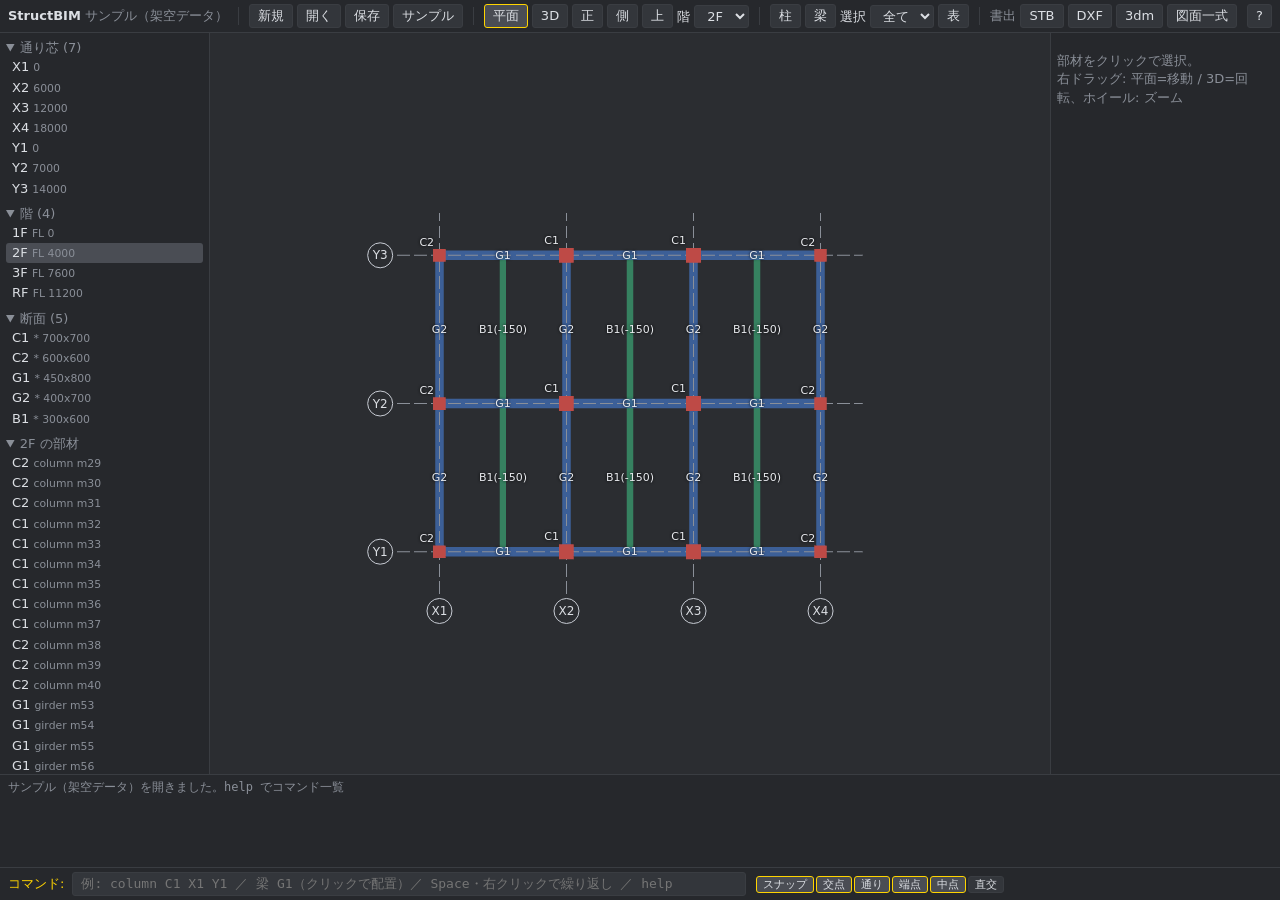
<file: structbim-8e92c41d/index.html>
<!doctype html>
<html lang="ja">
<head>
<meta charset="utf-8">
<meta name="viewport" content="width=device-width, initial-scale=1">
<meta name="robots" content="noindex, nofollow">
<title>StructBIM Web</title>
<link rel="manifest" href="manifest.webmanifest">
<link rel="icon" href="icon.svg" type="image/svg+xml">
<meta name="theme-color" content="#1e1f22">
<link rel="stylesheet" href="style.css">
</head>
<body>
<header>
  <strong>StructBIM</strong> <span id="title" class="muted"></span>
  <span class="sep"></span>
  <button id="btn-new">新規</button><button id="btn-open">開く</button><button id="btn-save" title="Ctrl+S">保存</button><button id="btn-sample">サンプル</button>
  <span class="sep"></span>
  <button id="btn-plan" class="on" title="伏図（スナップ・配置）">平面</button><button id="btn-3d">3D</button><button id="v-front" title="正面（Y方向に見る）">正</button><button id="v-right" title="右側面">側</button><button id="v-top" title="上面">上</button>
  <label>階 <select id="story"></select></label>
  <span class="sep"></span>
  <button id="btn-col">柱</button><button id="btn-beam">梁</button>
  <label title="選択フィルタ">選択 <select id="filter"><option value="all">全て</option><option value="column">柱</option><option value="girder">大梁</option><option value="beam">小梁</option></select></label>
  <button id="btn-table" title="通り芯・階・断面・部材を表で編集（SS7/midas風）">表</button>
  <span class="sep"></span>
  <span class="muted">書出</span><button id="btn-stb" title="ST-Bridge 2.0.1（SS7）">STB</button><button id="btn-dxf" title="現在階の伏図">DXF</button><button id="btn-3dm" title="Rhino">3dm</button><button id="btn-set" title="伏図・軸組図の一式（参照図面と同じレイヤ・文字・寸法の書式）">図面一式</button>
  <span class="grow"></span>
  <button id="btn-help">?</button>
</header>
<main>
  <aside id="tree"></aside>
  <section id="viewport"><div id="table"></div></section>
  <aside id="props"></aside>
</main>
<footer>
  <div id="history"></div>
  <div class="cmdrow"><span id="prompt">コマンド:</span><div class="cmdwrap"><input id="cmd" autocomplete="off" spellcheck="false" placeholder="例: column C1 X1 Y1 ／ 梁 G1（クリックで配置）／ Space・右クリックで繰り返し ／ help"><div id="suggest"></div></div><span id="aids"></span><span id="status" class="muted"></span></div>
</footer>
<script type="module" src="app.js"></script>
</body>
</html>
</file>
<file: structbim-8e92c41d/style.css>
:root { --bg: #1e1f22; --panel: #26282c; --line: #3a3d42; --fg: #dcdfe4; --muted: #8a8f98; --acc: #ffd400; --ok: #6fd08c; --err: #ff7b72; }
* { box-sizing: border-box; }
html, body { margin: 0; height: 100%; background: var(--bg); color: var(--fg); font: 13px/1.4 "Yu Gothic UI", "Meiryo", system-ui, sans-serif; }
body { display: grid; grid-template-rows: auto 1fr auto; }
header { display: flex; align-items: center; gap: 4px; padding: 4px 8px; border-bottom: 1px solid var(--line); background: var(--panel); flex-wrap: wrap; }
header .sep { width: 1px; height: 18px; background: var(--line); margin: 0 6px; }
header .grow { flex: 1; }
button, select, input { font: inherit; color: var(--fg); background: #33363b; border: 1px solid var(--line); border-radius: 3px; padding: 2px 8px; }
button:hover { border-color: var(--muted); }
button.on { background: #4a4d54; border-color: var(--acc); }
main { display: grid; grid-template-columns: 210px 1fr 230px; min-height: 0; }
aside { background: var(--panel); overflow: auto; padding: 6px; border-right: 1px solid var(--line); }
#props { border-right: 0; border-left: 1px solid var(--line); }
#props label { display: block; margin: 6px 0; }
#props input, #props select { width: 100%; }
#props h3 { margin: 4px 0 8px; font-size: 13px; }
details { margin-bottom: 6px; } summary { cursor: pointer; color: var(--muted); }
.item { padding: 1px 6px; cursor: pointer; border-radius: 3px; white-space: nowrap; }
.item:hover { background: #33363b; } .item.cur { background: #4a4d54; }
small, .muted { color: var(--muted); } .warn { color: var(--err); }
#viewport { position: relative; overflow: hidden; min-height: 0; }
#viewport canvas { display: block; }
.labels { position: absolute; inset: 0; pointer-events: none; }
.bubble { border: 1px solid #c8ccd4; border-radius: 50%; min-width: 26px; height: 26px; line-height: 24px; text-align: center; font-size: 12px; background: #2b2d31; padding: 0 3px; }
.mark { font-size: 11px; color: #e8eaee; text-shadow: 0 0 3px #000; }
.mark.sel { color: var(--acc); }
footer { border-top: 1px solid var(--line); background: var(--panel); }
#history { height: 92px; overflow: auto; padding: 4px 8px; font-family: Consolas, "MS Gothic", monospace; font-size: 12px; }
#history .ok { color: var(--ok); } #history .err { color: var(--err); } #history .in { color: #9ecbff; } #history .muted { color: var(--muted); }
.cmdrow { display: flex; gap: 8px; align-items: center; padding: 4px 8px; border-top: 1px solid var(--line); }
#prompt { white-space: nowrap; color: var(--acc); }
#cmd { flex: 1; font-family: Consolas, "MS Gothic", monospace; }
#status { min-width: 260px; text-align: right; font-family: Consolas, monospace; font-size: 12px; }

.selbox { position: absolute; display: none; border: 1px solid #6aa8ff; background: rgba(80,140,255,.10); pointer-events: none; z-index: 5; }
.selbox.crossing { border: 1px dashed #6fd08c; background: rgba(110,208,140,.10); }
.cmdwrap { position: relative; flex: 1; display: flex; }
.cmdwrap #cmd { flex: 1; }
#suggest { display: none; position: absolute; bottom: 100%; left: 0; min-width: 220px; background: #26282c; border: 1px solid var(--line); border-radius: 3px; z-index: 20; font-family: Consolas, monospace; }
#suggest div { padding: 2px 8px; cursor: pointer; } #suggest div.cur, #suggest div:hover { background: #4a4d54; }
#aids button { padding: 0 6px; font-size: 11px; margin-left: 2px; }
#table { display: none; position: absolute; left: 8px; right: 8px; bottom: 8px; max-height: 45%; background: rgba(30,31,34,.96); border: 1px solid var(--line); border-radius: 4px; z-index: 6; overflow: hidden; }
#table .tabs { display: flex; gap: 4px; align-items: center; padding: 4px; border-bottom: 1px solid var(--line); }
#table .tabs .muted { margin-left: 8px; font-size: 11px; }
#table .tw { overflow: auto; max-height: calc(45vh - 40px); }
#table table { border-collapse: collapse; width: 100%; font-size: 12px; }
#table th, #table td { border-bottom: 1px solid #33363b; padding: 1px 6px; text-align: left; }
#table td input { width: 100%; background: transparent; border: 1px solid transparent; padding: 0 4px; }
#table td input:focus { border-color: var(--acc); background: #33363b; }
#table tr.cur td { background: #3b3e44; }
</file>
